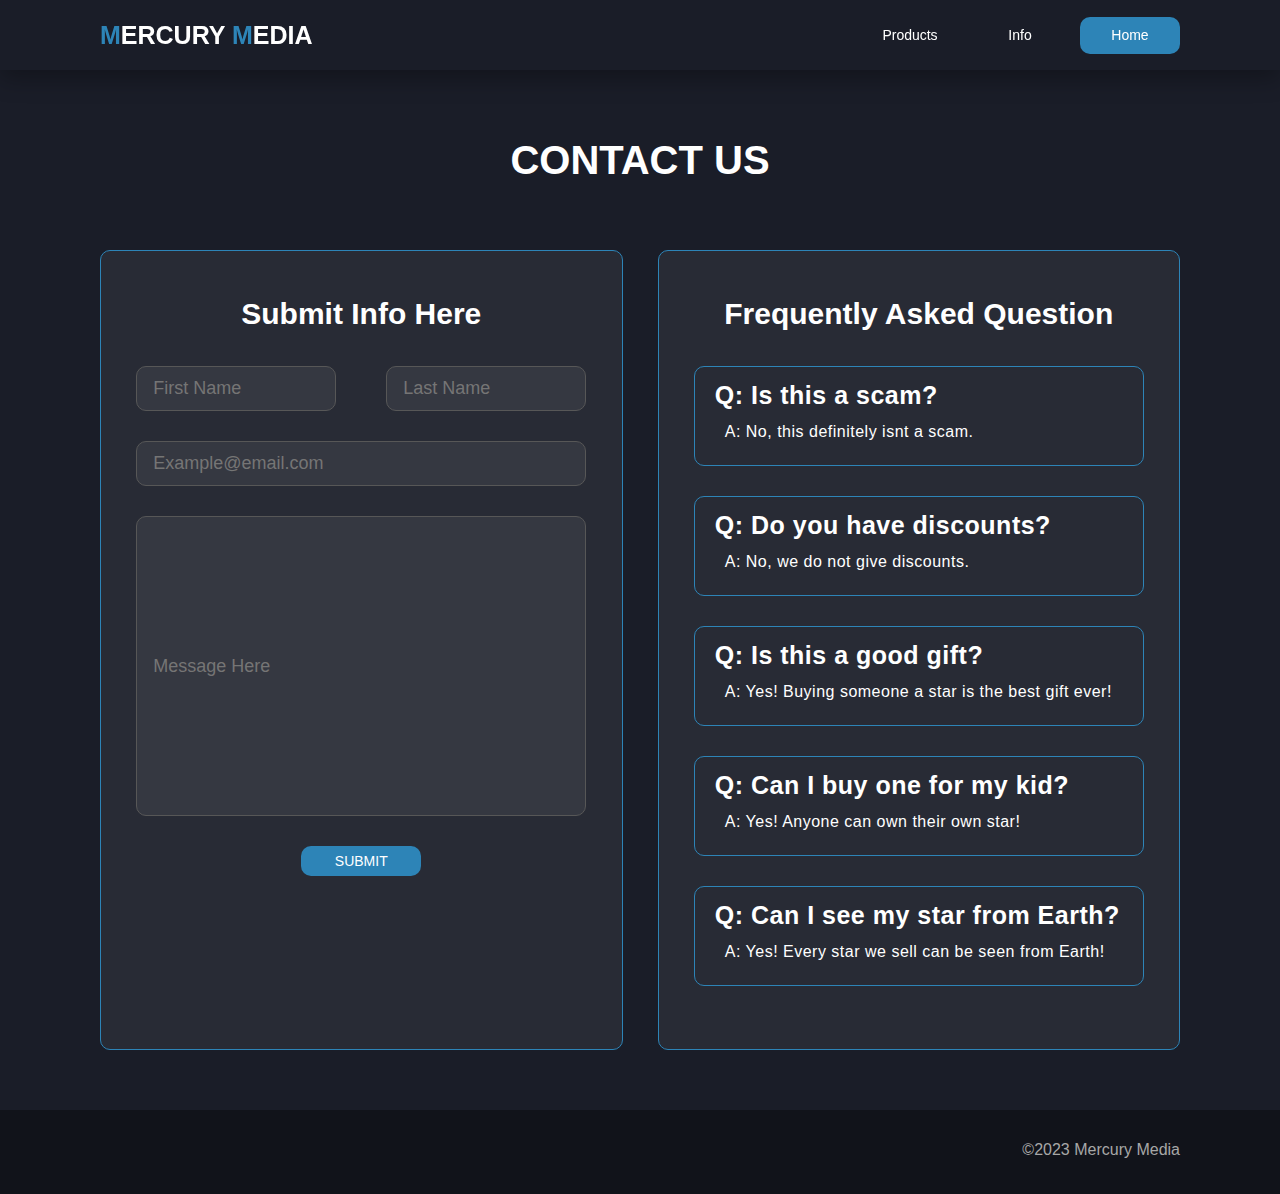
<file: contact.html>
<!DOCTYPE html>
<html lang="en" dir="ltr">
    <head>
        <meta charset="utf-8">
        <meta name="viewport" content="width=device-width, initial-scale">
        <meta name="author" content="Samuel Yazie, Zander Toews, Riley Clark">
        <meta name="description" content="Project Mercury Media">
        <meta name="keywords" content="final project, web developement, html, css">
        <link rel="icon" href="./assets/img/favicon.png" type="image/x-icon">
        <link rel="stylesheet" href="./assets/css/contact.css" type="text/css" media="all">
        <link rel="stylesheet" href="./assets/css/zander-reset.css" type="text/css" media="all">
        <title>Mercury Media</title>
        <link rel="preconnect" href="https://fonts.googleapis.com">
        <link rel="preconnect" href="https://fonts.gstatic.com" crossorigin>
        <link href="https://fonts.googleapis.com/css2?family=Poppins:wght@300;400;500;600;700;900&display=swap" rel="stylesheet">
        <link rel="stylesheet" href="https://cdnjs.cloudflare.com/ajax/libs/font-awesome/6.4.2/css/all.min.css" integrity="sha512-z3gLpd7yknf1YoNbCzqRKc4qyor8gaKU1qmn+CShxbuBusANI9QpRohGBreCFkKxLhei6S9CQXFEbbKuqLg0DA==" crossorigin="anonymous" referrerpolicy="no-referrer" />
    </head>
    <body>
        <!-- header -->
        <header class="sticky">
            <div class="container flex head">
                <div>
                    <h2><span class="m">M</span>ERCURY <span class="m">M</span>EDIA</h2>
                </div>
                <div>
                    <nav class="head">
                        <ul>
                            <li><a href="#about">products</a></li>
                            <li><a href="#help">info</a></li>
                            <li><a class="homeb" href="./index.html">home</a></li>
                        </ul>
                        <i class="fa-solid fa-bars"></i>
                    </nav>
                </div>
            </div>
        </header>
            <!-- end of header -->
        <main class="container">
            <h2>CONTACT US</h2>
            <div class="bigbox">
                <div class="box box1">
                    <h3>Submit Info Here</h3>
                    <div class="subbox1">
                        <form class="firstname">
                            <p>
                                <input class="fname" type="text" action="#" name="first name" 
                                placeholder="First Name" required>
                            </p>
                        </form>
                        <form class="lastname">
                            <p>
                                <input class="sname" type="text" name="last name" 
                                placeholder="Last Name" required>
                            </p>
                        </form>
                    </div>
                    <div class="subbox2">
                        <form class="emailname">
                            <p>
                                <input class="ename" type="text" name="email" 
                                placeholder="Example@email.com" required>
                            </p>
                        </form>
                    </div>
                    <div class="subbox3">
                        <form class="messagename">
                            <p>
                                <input class="mname" type="text" action="#" name="message" 
                                placeholder="Message Here" required>
                            </p>
                        </form>
                    </div>
                    <div class="subbox4">
                        <form class="submit">
                            <p>
                                <input type="button" value="Submit">
                            </p>
                        </form>
                    </div>
                </div>
                <div class="box box2">
                    <h3>Frequently Asked Question</h3>
                    <section>
                        <div class="subbox6">
                            <h4>Q: Is this a scam?</h4>
                            <p class="answers">A: No, this definitely isnt a scam.</p>
                        </div>
                        <div class="subbox6">
                            <h4>Q: Do you have discounts?</h4>
                            <p class="answers">A: No, we do not give discounts.</p>
                        </div>
                        <div class="subbox6">
                            <h4>Q: Is this a good gift?</h4>
                            <p class="answers">A: Yes! Buying someone a star is the best gift ever!</p>
                        </div>
                        <div class="subbox6">
                            <h4>Q: Can I buy one for my kid?</h4>
                            <p class="answers">A: Yes! Anyone can own their own star!</p>
                        </div>
                        <div class="subbox6">
                            <h4>Q: Can I see my star from Earth?</h4>
                            <p class="answers">A: Yes! Every star we sell can be seen from Earth!</p>
                        </div>
                    </section>
                </div> 
            </div>
        </main>
            <!-- footer -->
            <footer class=>
                <div class="container flexbox pagefooter">
                    <ul>
                      <i class="fa-brands fa-facebook"></i>
                      <i class="fa-brands fa-instagram"></i>
                      <i class="fa-brands fa-x-twitter"></i>
                    </ul>
                <p class="copyright">&copy;2023 Mercury Media</p>
                </div>
              </footer>
            <!-- end of footer -->
    </body>
</html>
</file>
<file: assets/css/contact.css>
@import"./reset.css";

:root{
    --col-main-light-blue: #2d84b7;
    --col-main-darker-blue: #1f73a3;
    --col-main-dark-blue: #102937;
    --col-main-darkest-blue: #206996;
    --col-main-navy: #11131a;
    --col-main-navy-dark: #0e1016;
    --col-white: #fff;
    --col-light-grey: #c7c8c9;
    --bg-dark-mode-main: #1a1d28;
}

*{
    margin: 0;
    padding: 0;
    outline: none;
    border-style: none;
    vertical-align: baseline;
    box-sizing: border-box;
}

.container {
    width: min(100% - 40px, 1080px);
    margin-inline: auto;
}

body{
  background-color: var(--bg-dark-mode-main);
  font-family: "Poppins", Arial, Helvetica, sans-serif;
}

/*-=-=-=- header -=-=-=-*/
.head h2 {
    font-size: 25px;
    line-height: 70px;
    color: #fff;
}

.m {
    color: var(--col-main-light-blue);
}

header {
    background-color:var(--bg-dark-mode-main);
    min-width: 100%;
    display: flex;
    overflow: hidden;
    box-shadow: rgba(0 0 0 / 0.3) 0px 8px 24px;
    height: 70px;
    position: sticky; top: 0;
    z-index: 99
    
}

.container.flex.head{
    justify-content: space-between;
}

img {
    width: 75px;
    height: 60px;
    padding-top: 10px;
}

nav.head {
    color: var(--col-white);
    font-size: 0px;
    display: flex;
    justify-content: space-between;
}

nav.head a {
    text-decoration: none;
    color: #fff;
    transition: all 0.3s ease-in-out;
    display: inline-block;
    padding: 0 15px;
    font-size: 14px;
}

nav.head {
    width: 100%;
    text-align: right;
}

nav.head ul li  {
    display: inline;
}

nav.head ul li a {
    text-align: center;
    margin-left: 10px;
    padding: 8px 10px 8px 10px;
    width: 100px;
    border-radius: 10px;
    margin-top: 17px;
    color: var(--col-white);
    text-transform: capitalize;
    transition: all 0.3s ease-in-out;
}

.homeb{
    background-color: var(--col-main-light-blue);
}

nav.head ul li button:hover {
    background-color: var(--col-main-navy-dark);
    color: var(--col-white);
    transition: all 0.3s ease-in-out;
}

i.fa-bars {
    color: #fff;
    font-size: 30px;
    display: none;
}
/*-=-=-=- end of header -=-=-=-*/

/* -=- main -=- */

main{
    overflow: hidden;
  }

main h2{
    color: #fff;
    text-align: center;
    margin-top: 60px;
    font-size: 40px;

}

.bigbox{
    flex-direction: row;
    display: flex;
    gap: 35px;
    justify-content: center;
    align-items: center;
    margin-top: 60px;
  }

.box{
    height: 800px;
    width: 700px;
    border-radius: 10px;
    border: 1px;
    border-style: solid;
    border-color: var(--col-main-light-blue);
    background-color: #ffffff10;
}

.box1 h3{
    color: #fff;
    text-align: center;
    margin-top: 40px;
    font-size: 30px;
}

.box2 h3{
    color: #fff;
    text-align: center;
    margin-top: 40px;
    font-size: 30px;
}

.subbox1{
    display: flex;
    margin-top: 30px;
    gap: 50px;
    justify-content: center;
    align-items: center;
}

.subbox2{
    display: flex;
    margin-top: 30px;
    justify-content: center;
    align-items: center;
}

.subbox3{
    display: flex;
    margin-top: 30px;
    justify-content: center;
    align-items: center;
}

.subbox4{
    display: flex;
    margin-top: 30px;
    gap: 50px;
    justify-content: center;
}

.fname{
    width: 200px;
    height: 45px;
    position: relative;
}

.sname{
    width: 200px;
    height: 45px;
}

.ename{
    width: 450px;
    height: 45px;
}

.mname{
    width: 450px;
    height: 300px;
    text-align: left;
}

input[type=button]{
    height: 30px;
    width: 120px;
    background-color: var(--col-main-light-blue);
    font-size: 14px;
    text-transform: uppercase;
    cursor: pointer;
}

input[type=button]:hover{
    background-color: var(--col-main-darker-blue);
}

input{
    transition: all 0.3s ease-in-out;
    color: #fff;
    border-radius: 10px;
}

.messagename p input {
    align-self: top;
    text-align: start;
}

input[type=text]{
    background-color: #ffffff10;
    border-radius: 10px;
    border: 1px;
    border-style: solid;
    border-color: #575757;
    padding: 0 10px 0 16px;
    font-size: 18px;
}

input[type=text]:focus{
    border: 1px solid var(--col-main-light-blue);

}

section{
    display: flex;
    flex-direction: column;
    align-items: center;
}

h4{
    margin-top: 10px;
    font-size: 25px;
    letter-spacing: 0.5px;
    color: #fff;
    padding-left: 20px;
}

.answers{
    margin-top: 5px;
    letter-spacing: 0.5px;
    color: #fff;
    font-size: 16px;
    padding-left: 30px;
}

.subbox6{
    width: 450px;
    height: 100px;
    margin-top: 30px;
    border: 1px solid var(--col-main-light-blue);
    border-radius: 10px;
}

/* -=- end of main -=- */

/*-=-=-=- footer -=-=-=-*/
footer{
    background-color: #11131a;
    line-height: 80px;
    overflow: hidden;
    margin-top: 60px;
}

.pagefooter {
    display: flex;
    justify-content: space-between;
    color: #a7a7a7;
}

/*Icons fade color*/
ul i{
    font-size: 27px;
    padding: 0 10px;
    transition: 0.3s ease-in-out;
}

ul i:hover{
    color: #fff;
}
/*-=-=-=- end of footer -=-=-=-*/

@media (max-width: 1200px) {
    .bigbox {
      flex-direction: column;
      align-items: center;
      gap: 20px;
    }
    
    .box {
      width: 100%;
    }
  }

@media (max-width: 890px) {
    .bigbox {
      flex-direction: column;
      align-items: center;
    }
    
    .box {
      width: 100%;
      margin: 0 20px;
    }
  
    .subbox1, .subbox2, .subbox3, .subbox4 {
      width: 100%;
      text-align: center;
    }
  
    .submit {
      margin-top: 20px;
    }
  }

@media screen and (max-width: 800px){
    i.fa-bars {
        display: inline;
        line-height: 70px;
    }

    nav ul li a {
        max-width: 0px;
        visibility: hidden;
    }
}
</file>
